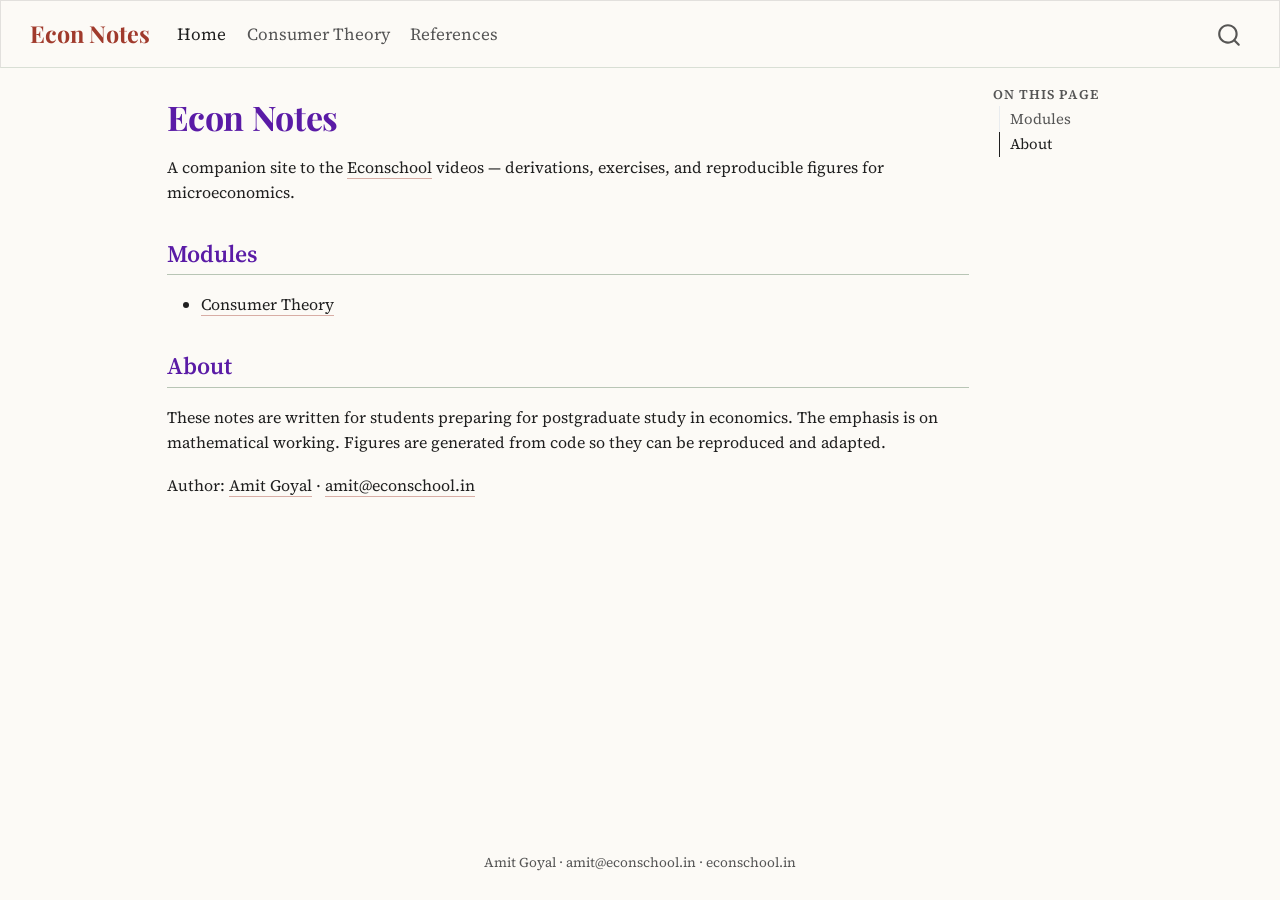
<file: index.html>
<!DOCTYPE html>
<html xmlns="http://www.w3.org/1999/xhtml" lang="en" xml:lang="en"><head>

<meta charset="utf-8">
<meta name="generator" content="quarto-1.9.38">

<meta name="viewport" content="width=device-width, initial-scale=1.0, user-scalable=yes">


<title>Econ Notes</title>
<style>
/* Default styles provided by pandoc.
** See https://pandoc.org/MANUAL.html#variables-for-html for config info.
*/
code{white-space: pre-wrap;}
span.smallcaps{font-variant: small-caps;}
div.columns{display: flex; gap: min(4vw, 1.5em);}
div.column{flex: auto; overflow-x: auto;}
div.hanging-indent{margin-left: 1.5em; text-indent: -1.5em;}
ul.task-list{list-style: none;}
ul.task-list li input[type="checkbox"] {
  width: 0.8em;
  margin: 0 0.8em 0.2em -1em; /* quarto-specific, see https://github.com/quarto-dev/quarto-cli/issues/4556 */ 
  vertical-align: middle;
}
</style>


<script src="site_libs/quarto-nav/quarto-nav.js"></script>
<script src="site_libs/quarto-nav/headroom.min.js"></script>
<script src="site_libs/clipboard/clipboard.min.js"></script>
<script src="site_libs/quarto-search/autocomplete.umd.js"></script>
<script src="site_libs/quarto-search/fuse.min.js"></script>
<script src="site_libs/quarto-search/quarto-search.js"></script>
<meta name="quarto:offset" content="./">
<script src="site_libs/quarto-html/quarto.js" type="module"></script>
<script src="site_libs/quarto-html/tabsets/tabsets.js" type="module"></script>
<script src="site_libs/quarto-html/popper.min.js"></script>
<script src="site_libs/quarto-html/tippy.umd.min.js"></script>
<script src="site_libs/quarto-html/anchor.min.js"></script>
<link href="site_libs/quarto-html/tippy.css" rel="stylesheet">
<link href="site_libs/quarto-html/quarto-syntax-highlighting-15634bcf2e68342d4ad2dfa704d543f6.css" rel="stylesheet" id="quarto-text-highlighting-styles">
<script src="site_libs/bootstrap/bootstrap.min.js"></script>
<link href="site_libs/bootstrap/bootstrap-icons.css" rel="stylesheet">
<link href="site_libs/bootstrap/bootstrap-31d64d2ca770d405833e03220436c256.min.css" rel="stylesheet" append-hash="true" id="quarto-bootstrap" data-mode="light">
<script id="quarto-search-options" type="application/json">{
  "location": "navbar",
  "copy-button": false,
  "collapse-after": 3,
  "panel-placement": "end",
  "type": "overlay",
  "limit": 50,
  "keyboard-shortcut": [
    "f",
    "/",
    "s"
  ],
  "show-item-context": false,
  "language": {
    "search-no-results-text": "No results",
    "search-matching-documents-text": "matching documents",
    "search-copy-link-title": "Copy link to search",
    "search-hide-matches-text": "Hide additional matches",
    "search-more-match-text": "more match in this document",
    "search-more-matches-text": "more matches in this document",
    "search-clear-button-title": "Clear",
    "search-text-placeholder": "",
    "search-detached-cancel-button-title": "Cancel",
    "search-submit-button-title": "Submit",
    "search-label": "Search"
  }
}</script>
<link rel="preconnect" href="https://fonts.googleapis.com">
<link rel="preconnect" href="https://fonts.gstatic.com" crossorigin="">
<link href="https://fonts.googleapis.com/css2?family=Playfair+Display:wght@400;700&amp;family=Source+Serif+4:wght@400;600&amp;family=JetBrains+Mono:wght@400&amp;display=swap" rel="stylesheet">


<link rel="stylesheet" href="styles.css">
</head>

<body class="nav-fixed quarto-light">

<div id="quarto-search-results"></div>
  <header id="quarto-header" class="headroom fixed-top">
    <nav class="navbar navbar-expand-lg " data-bs-theme="dark">
      <div class="navbar-container container-fluid">
      <div class="navbar-brand-container mx-auto">
    <a class="navbar-brand" href="./index.html">
    <span class="navbar-title">Econ Notes</span>
    </a>
  </div>
            <div id="quarto-search" class="" title="Search"></div>
          <button class="navbar-toggler" type="button" data-bs-toggle="collapse" data-bs-target="#navbarCollapse" aria-controls="navbarCollapse" role="menu" aria-expanded="false" aria-label="Toggle navigation" onclick="if (window.quartoToggleHeadroom) { window.quartoToggleHeadroom(); }">
  <span class="navbar-toggler-icon"></span>
</button>
          <div class="collapse navbar-collapse" id="navbarCollapse">
            <ul class="navbar-nav navbar-nav-scroll me-auto">
  <li class="nav-item">
    <a class="nav-link active" href="./index.html" aria-current="page"> 
<span class="menu-text">Home</span></a>
  </li>  
  <li class="nav-item">
    <a class="nav-link" href="./consumer-theory/index.html"> 
<span class="menu-text">Consumer Theory</span></a>
  </li>  
  <li class="nav-item">
    <a class="nav-link" href="./references.html"> 
<span class="menu-text">References</span></a>
  </li>  
</ul>
          </div> <!-- /navcollapse -->
            <div class="quarto-navbar-tools">
</div>
      </div> <!-- /container-fluid -->
    </nav>
</header>
<!-- content -->
<div id="quarto-content" class="quarto-container page-columns page-rows-contents page-layout-article page-navbar">
<!-- sidebar -->
<!-- margin-sidebar -->
    <div id="quarto-margin-sidebar" class="sidebar margin-sidebar">
        <nav id="TOC" role="doc-toc" class="toc-active">
    <h2 id="toc-title">On this page</h2>
   
  <ul>
  <li><a href="#modules" id="toc-modules" class="nav-link active" data-scroll-target="#modules">Modules</a></li>
  <li><a href="#about" id="toc-about" class="nav-link" data-scroll-target="#about">About</a></li>
  </ul>
</nav>
    </div>
<!-- main -->
<main class="content" id="quarto-document-content">

<header id="title-block-header" class="quarto-title-block default">
<div class="quarto-title">
<h1 class="title">Econ Notes</h1>
</div>



<div class="quarto-title-meta">

    
  
    
  </div>
  


</header>


<p>A companion site to the <a href="https://econschool.in">Econschool</a> videos — derivations, exercises, and reproducible figures for microeconomics.</p>
<section id="modules" class="level2">
<h2 class="anchored" data-anchor-id="modules">Modules</h2>
<ul>
<li><a href="./consumer-theory/index.html">Consumer Theory</a></li>
</ul>
</section>
<section id="about" class="level2">
<h2 class="anchored" data-anchor-id="about">About</h2>
<p>These notes are written for students preparing for postgraduate study in economics. The emphasis is on mathematical working. Figures are generated from code so they can be reproduced and adapted.</p>
<p>Author: <a href="https://econschool.in">Amit Goyal</a> · <a href="mailto:amit@econschool.in" class="email">amit@econschool.in</a></p>


</section>

</main> <!-- /main -->
<script id="quarto-html-after-body" type="application/javascript">
  window.document.addEventListener("DOMContentLoaded", function (event) {
    const icon = "";
    const anchorJS = new window.AnchorJS();
    anchorJS.options = {
      placement: 'right',
      icon: icon
    };
    anchorJS.add('.anchored');
    const isCodeAnnotation = (el) => {
      for (const clz of el.classList) {
        if (clz.startsWith('code-annotation-')) {                     
          return true;
        }
      }
      return false;
    }
    const onCopySuccess = function(e) {
      // button target
      const button = e.trigger;
      // don't keep focus
      button.blur();
      // flash "checked"
      button.classList.add('code-copy-button-checked');
      var currentTitle = button.getAttribute("title");
      button.setAttribute("title", "Copied!");
      let tooltip;
      if (window.bootstrap) {
        button.setAttribute("data-bs-toggle", "tooltip");
        button.setAttribute("data-bs-placement", "left");
        button.setAttribute("data-bs-title", "Copied!");
        tooltip = new bootstrap.Tooltip(button, 
          { trigger: "manual", 
            customClass: "code-copy-button-tooltip",
            offset: [0, -8]});
        tooltip.show();    
      }
      setTimeout(function() {
        if (tooltip) {
          tooltip.hide();
          button.removeAttribute("data-bs-title");
          button.removeAttribute("data-bs-toggle");
          button.removeAttribute("data-bs-placement");
        }
        button.setAttribute("title", currentTitle);
        button.classList.remove('code-copy-button-checked');
      }, 1000);
      // clear code selection
      e.clearSelection();
    }
    const getTextToCopy = function(trigger) {
      const outerScaffold = trigger.parentElement.cloneNode(true);
      const codeEl = outerScaffold.querySelector('code');
      for (const childEl of codeEl.children) {
        if (isCodeAnnotation(childEl)) {
          childEl.remove();
        }
      }
      return codeEl.innerText;
    }
    const clipboard = new window.ClipboardJS('.code-copy-button:not([data-in-quarto-modal])', {
      text: getTextToCopy
    });
    clipboard.on('success', onCopySuccess);
    if (window.document.getElementById('quarto-embedded-source-code-modal')) {
      const clipboardModal = new window.ClipboardJS('.code-copy-button[data-in-quarto-modal]', {
        text: getTextToCopy,
        container: window.document.getElementById('quarto-embedded-source-code-modal')
      });
      clipboardModal.on('success', onCopySuccess);
    }
      var localhostRegex = new RegExp(/^(?:http|https):\/\/localhost\:?[0-9]*\//);
      var mailtoRegex = new RegExp(/^mailto:/);
        var filterRegex = new RegExp("https:\/\/amitkumargoyal\.github\.io\/econ-notes\/");
      var isInternal = (href) => {
          return filterRegex.test(href) || localhostRegex.test(href) || mailtoRegex.test(href);
      }
      // Inspect non-navigation links and adorn them if external
     var links = window.document.querySelectorAll('a[href]:not(.nav-link):not(.navbar-brand):not(.toc-action):not(.sidebar-link):not(.sidebar-item-toggle):not(.pagination-link):not(.no-external):not([aria-hidden]):not(.dropdown-item):not(.quarto-navigation-tool):not(.about-link)');
      for (var i=0; i<links.length; i++) {
        const link = links[i];
        if (!isInternal(link.href)) {
          // undo the damage that might have been done by quarto-nav.js in the case of
          // links that we want to consider external
          if (link.dataset.originalHref !== undefined) {
            link.href = link.dataset.originalHref;
          }
        }
      }
    function tippyHover(el, contentFn, onTriggerFn, onUntriggerFn) {
      const config = {
        allowHTML: true,
        maxWidth: 500,
        delay: 100,
        arrow: false,
        appendTo: function(el) {
            return el.parentElement;
        },
        interactive: true,
        interactiveBorder: 10,
        theme: 'quarto',
        placement: 'bottom-start',
      };
      if (contentFn) {
        config.content = contentFn;
      }
      if (onTriggerFn) {
        config.onTrigger = onTriggerFn;
      }
      if (onUntriggerFn) {
        config.onUntrigger = onUntriggerFn;
      }
      window.tippy(el, config); 
    }
    const noterefs = window.document.querySelectorAll('a[role="doc-noteref"]');
    for (var i=0; i<noterefs.length; i++) {
      const ref = noterefs[i];
      tippyHover(ref, function() {
        // use id or data attribute instead here
        let href = ref.getAttribute('data-footnote-href') || ref.getAttribute('href');
        try { href = new URL(href).hash; } catch {}
        const id = href.replace(/^#\/?/, "");
        const note = window.document.getElementById(id);
        if (note) {
          return note.innerHTML;
        } else {
          return "";
        }
      });
    }
    const xrefs = window.document.querySelectorAll('a.quarto-xref');
    const processXRef = (id, note) => {
      // Strip column container classes
      const stripColumnClz = (el) => {
        el.classList.remove("page-full", "page-columns");
        if (el.children) {
          for (const child of el.children) {
            stripColumnClz(child);
          }
        }
      }
      stripColumnClz(note)
      if (id === null || id.startsWith('sec-')) {
        // Special case sections, only their first couple elements
        const container = document.createElement("div");
        if (note.children && note.children.length > 2) {
          container.appendChild(note.children[0].cloneNode(true));
          for (let i = 1; i < note.children.length; i++) {
            const child = note.children[i];
            if (child.tagName === "P" && child.innerText === "") {
              continue;
            } else {
              container.appendChild(child.cloneNode(true));
              break;
            }
          }
          if (window.Quarto?.typesetMath) {
            window.Quarto.typesetMath(container);
          }
          return container.innerHTML
        } else {
          if (window.Quarto?.typesetMath) {
            window.Quarto.typesetMath(note);
          }
          return note.innerHTML;
        }
      } else {
        // Remove any anchor links if they are present
        const anchorLink = note.querySelector('a.anchorjs-link');
        if (anchorLink) {
          anchorLink.remove();
        }
        if (window.Quarto?.typesetMath) {
          window.Quarto.typesetMath(note);
        }
        if (note.classList.contains("callout")) {
          return note.outerHTML;
        } else {
          return note.innerHTML;
        }
      }
    }
    for (var i=0; i<xrefs.length; i++) {
      const xref = xrefs[i];
      tippyHover(xref, undefined, function(instance) {
        instance.disable();
        let url = xref.getAttribute('href');
        let hash = undefined; 
        if (url.startsWith('#')) {
          hash = url;
        } else {
          try { hash = new URL(url).hash; } catch {}
        }
        if (hash) {
          const id = hash.replace(/^#\/?/, "");
          const note = window.document.getElementById(id);
          if (note !== null) {
            try {
              const html = processXRef(id, note.cloneNode(true));
              instance.setContent(html);
            } finally {
              instance.enable();
              instance.show();
            }
          } else {
            // See if we can fetch this
            fetch(url.split('#')[0])
            .then(res => res.text())
            .then(html => {
              const parser = new DOMParser();
              const htmlDoc = parser.parseFromString(html, "text/html");
              const note = htmlDoc.getElementById(id);
              if (note !== null) {
                const html = processXRef(id, note);
                instance.setContent(html);
              } 
            }).finally(() => {
              instance.enable();
              instance.show();
            });
          }
        } else {
          // See if we can fetch a full url (with no hash to target)
          // This is a special case and we should probably do some content thinning / targeting
          fetch(url)
          .then(res => res.text())
          .then(html => {
            const parser = new DOMParser();
            const htmlDoc = parser.parseFromString(html, "text/html");
            const note = htmlDoc.querySelector('main.content');
            if (note !== null) {
              // This should only happen for chapter cross references
              // (since there is no id in the URL)
              // remove the first header
              if (note.children.length > 0 && note.children[0].tagName === "HEADER") {
                note.children[0].remove();
              }
              const html = processXRef(null, note);
              instance.setContent(html);
            } 
          }).finally(() => {
            instance.enable();
            instance.show();
          });
        }
      }, function(instance) {
      });
    }
        let selectedAnnoteEl;
        const selectorForAnnotation = ( cell, annotation) => {
          let cellAttr = 'data-code-cell="' + cell + '"';
          let lineAttr = 'data-code-annotation="' +  annotation + '"';
          const selector = 'span[' + cellAttr + '][' + lineAttr + ']';
          return selector;
        }
        const selectCodeLines = (annoteEl) => {
          const doc = window.document;
          const targetCell = annoteEl.getAttribute("data-target-cell");
          const targetAnnotation = annoteEl.getAttribute("data-target-annotation");
          const annoteSpan = window.document.querySelector(selectorForAnnotation(targetCell, targetAnnotation));
          const lines = annoteSpan.getAttribute("data-code-lines").split(",");
          const lineIds = lines.map((line) => {
            return targetCell + "-" + line;
          })
          let top = null;
          let height = null;
          let parent = null;
          if (lineIds.length > 0) {
              //compute the position of the single el (top and bottom and make a div)
              const el = window.document.getElementById(lineIds[0]);
              top = el.offsetTop;
              height = el.offsetHeight;
              parent = el.parentElement.parentElement;
            if (lineIds.length > 1) {
              const lastEl = window.document.getElementById(lineIds[lineIds.length - 1]);
              const bottom = lastEl.offsetTop + lastEl.offsetHeight;
              height = bottom - top;
            }
            if (top !== null && height !== null && parent !== null) {
              // cook up a div (if necessary) and position it 
              let div = window.document.getElementById("code-annotation-line-highlight");
              if (div === null) {
                div = window.document.createElement("div");
                div.setAttribute("id", "code-annotation-line-highlight");
                div.style.position = 'absolute';
                parent.appendChild(div);
              }
              div.style.top = top - 2 + "px";
              div.style.height = height + 4 + "px";
              div.style.left = 0;
              let gutterDiv = window.document.getElementById("code-annotation-line-highlight-gutter");
              if (gutterDiv === null) {
                gutterDiv = window.document.createElement("div");
                gutterDiv.setAttribute("id", "code-annotation-line-highlight-gutter");
                gutterDiv.style.position = 'absolute';
                const codeCell = window.document.getElementById(targetCell);
                const gutter = codeCell.querySelector('.code-annotation-gutter');
                gutter.appendChild(gutterDiv);
              }
              gutterDiv.style.top = top - 2 + "px";
              gutterDiv.style.height = height + 4 + "px";
            }
            selectedAnnoteEl = annoteEl;
          }
        };
        const unselectCodeLines = () => {
          const elementsIds = ["code-annotation-line-highlight", "code-annotation-line-highlight-gutter"];
          elementsIds.forEach((elId) => {
            const div = window.document.getElementById(elId);
            if (div) {
              div.remove();
            }
          });
          selectedAnnoteEl = undefined;
        };
          // Handle positioning of the toggle
      window.addEventListener(
        "resize",
        throttle(() => {
          elRect = undefined;
          if (selectedAnnoteEl) {
            selectCodeLines(selectedAnnoteEl);
          }
        }, 10)
      );
      function throttle(fn, ms) {
      let throttle = false;
      let timer;
        return (...args) => {
          if(!throttle) { // first call gets through
              fn.apply(this, args);
              throttle = true;
          } else { // all the others get throttled
              if(timer) clearTimeout(timer); // cancel #2
              timer = setTimeout(() => {
                fn.apply(this, args);
                timer = throttle = false;
              }, ms);
          }
        };
      }
        // Attach click handler to the DT
        const annoteDls = window.document.querySelectorAll('dt[data-target-cell]');
        for (const annoteDlNode of annoteDls) {
          annoteDlNode.addEventListener('click', (event) => {
            const clickedEl = event.target;
            if (clickedEl !== selectedAnnoteEl) {
              unselectCodeLines();
              const activeEl = window.document.querySelector('dt[data-target-cell].code-annotation-active');
              if (activeEl) {
                activeEl.classList.remove('code-annotation-active');
              }
              selectCodeLines(clickedEl);
              clickedEl.classList.add('code-annotation-active');
            } else {
              // Unselect the line
              unselectCodeLines();
              clickedEl.classList.remove('code-annotation-active');
            }
          });
        }
    const findCites = (el) => {
      const parentEl = el.parentElement;
      if (parentEl) {
        const cites = parentEl.dataset.cites;
        if (cites) {
          return {
            el,
            cites: cites.split(' ')
          };
        } else {
          return findCites(el.parentElement)
        }
      } else {
        return undefined;
      }
    };
    var bibliorefs = window.document.querySelectorAll('a[role="doc-biblioref"]');
    for (var i=0; i<bibliorefs.length; i++) {
      const ref = bibliorefs[i];
      const citeInfo = findCites(ref);
      if (citeInfo) {
        tippyHover(citeInfo.el, function() {
          var popup = window.document.createElement('div');
          citeInfo.cites.forEach(function(cite) {
            var citeDiv = window.document.createElement('div');
            citeDiv.classList.add('hanging-indent');
            citeDiv.classList.add('csl-entry');
            var biblioDiv = window.document.getElementById('ref-' + cite);
            if (biblioDiv) {
              citeDiv.innerHTML = biblioDiv.innerHTML;
            }
            popup.appendChild(citeDiv);
          });
          return popup.innerHTML;
        });
      }
    }
  });
  </script>
</div> <!-- /content -->
<footer class="footer">
  <div class="nav-footer">
    <div class="nav-footer-left">
      &nbsp;
    </div>   
    <div class="nav-footer-center">
<p><a href="https://econschool.in">Amit Goyal</a> · <a href="mailto:amit@econschool.in" class="email">amit@econschool.in</a> · <a href="https://econschool.in">econschool.in</a></p>
</div>
    <div class="nav-footer-right">
      &nbsp;
    </div>
  </div>
</footer>




</body></html>
</file>
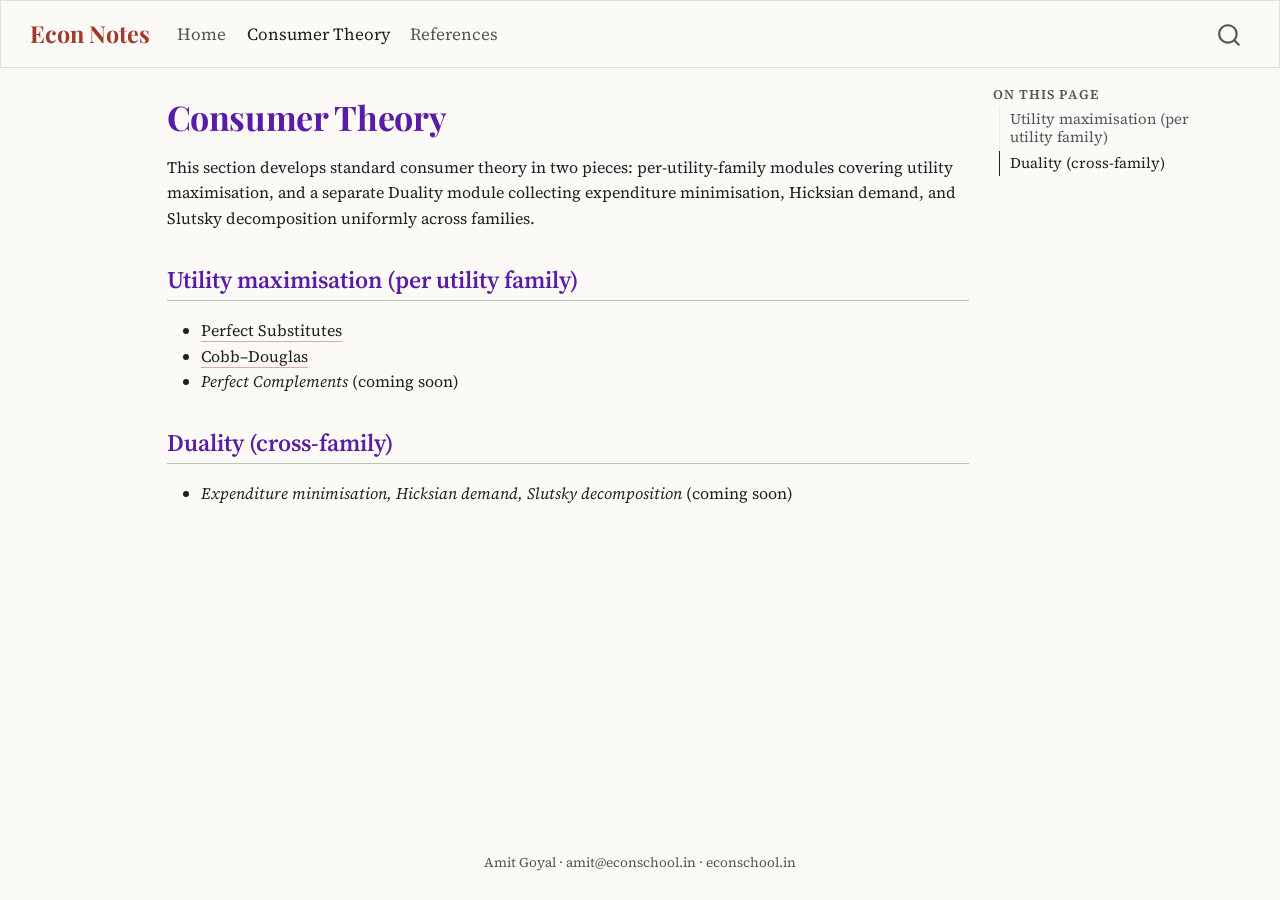
<file: consumer-theory/index.html>
<!DOCTYPE html>
<html xmlns="http://www.w3.org/1999/xhtml" lang="en" xml:lang="en"><head>

<meta charset="utf-8">
<meta name="generator" content="quarto-1.9.38">

<meta name="viewport" content="width=device-width, initial-scale=1.0, user-scalable=yes">


<title>Consumer Theory – Econ Notes</title>
<style>
/* Default styles provided by pandoc.
** See https://pandoc.org/MANUAL.html#variables-for-html for config info.
*/
code{white-space: pre-wrap;}
span.smallcaps{font-variant: small-caps;}
div.columns{display: flex; gap: min(4vw, 1.5em);}
div.column{flex: auto; overflow-x: auto;}
div.hanging-indent{margin-left: 1.5em; text-indent: -1.5em;}
ul.task-list{list-style: none;}
ul.task-list li input[type="checkbox"] {
  width: 0.8em;
  margin: 0 0.8em 0.2em -1em; /* quarto-specific, see https://github.com/quarto-dev/quarto-cli/issues/4556 */ 
  vertical-align: middle;
}
</style>


<script src="../site_libs/quarto-nav/quarto-nav.js"></script>
<script src="../site_libs/quarto-nav/headroom.min.js"></script>
<script src="../site_libs/clipboard/clipboard.min.js"></script>
<script src="../site_libs/quarto-search/autocomplete.umd.js"></script>
<script src="../site_libs/quarto-search/fuse.min.js"></script>
<script src="../site_libs/quarto-search/quarto-search.js"></script>
<meta name="quarto:offset" content="../">
<script src="../site_libs/quarto-html/quarto.js" type="module"></script>
<script src="../site_libs/quarto-html/tabsets/tabsets.js" type="module"></script>
<script src="../site_libs/quarto-html/popper.min.js"></script>
<script src="../site_libs/quarto-html/tippy.umd.min.js"></script>
<script src="../site_libs/quarto-html/anchor.min.js"></script>
<link href="../site_libs/quarto-html/tippy.css" rel="stylesheet">
<link href="../site_libs/quarto-html/quarto-syntax-highlighting-15634bcf2e68342d4ad2dfa704d543f6.css" rel="stylesheet" id="quarto-text-highlighting-styles">
<script src="../site_libs/bootstrap/bootstrap.min.js"></script>
<link href="../site_libs/bootstrap/bootstrap-icons.css" rel="stylesheet">
<link href="../site_libs/bootstrap/bootstrap-31d64d2ca770d405833e03220436c256.min.css" rel="stylesheet" append-hash="true" id="quarto-bootstrap" data-mode="light">
<script id="quarto-search-options" type="application/json">{
  "location": "navbar",
  "copy-button": false,
  "collapse-after": 3,
  "panel-placement": "end",
  "type": "overlay",
  "limit": 50,
  "keyboard-shortcut": [
    "f",
    "/",
    "s"
  ],
  "show-item-context": false,
  "language": {
    "search-no-results-text": "No results",
    "search-matching-documents-text": "matching documents",
    "search-copy-link-title": "Copy link to search",
    "search-hide-matches-text": "Hide additional matches",
    "search-more-match-text": "more match in this document",
    "search-more-matches-text": "more matches in this document",
    "search-clear-button-title": "Clear",
    "search-text-placeholder": "",
    "search-detached-cancel-button-title": "Cancel",
    "search-submit-button-title": "Submit",
    "search-label": "Search"
  }
}</script>
<link rel="preconnect" href="https://fonts.googleapis.com">
<link rel="preconnect" href="https://fonts.gstatic.com" crossorigin="">
<link href="https://fonts.googleapis.com/css2?family=Playfair+Display:wght@400;700&amp;family=Source+Serif+4:wght@400;600&amp;family=JetBrains+Mono:wght@400&amp;display=swap" rel="stylesheet">


<link rel="stylesheet" href="../styles.css">
</head>

<body class="nav-fixed quarto-light">

<div id="quarto-search-results"></div>
  <header id="quarto-header" class="headroom fixed-top">
    <nav class="navbar navbar-expand-lg " data-bs-theme="dark">
      <div class="navbar-container container-fluid">
      <div class="navbar-brand-container mx-auto">
    <a class="navbar-brand" href="../index.html">
    <span class="navbar-title">Econ Notes</span>
    </a>
  </div>
            <div id="quarto-search" class="" title="Search"></div>
          <button class="navbar-toggler" type="button" data-bs-toggle="collapse" data-bs-target="#navbarCollapse" aria-controls="navbarCollapse" role="menu" aria-expanded="false" aria-label="Toggle navigation" onclick="if (window.quartoToggleHeadroom) { window.quartoToggleHeadroom(); }">
  <span class="navbar-toggler-icon"></span>
</button>
          <div class="collapse navbar-collapse" id="navbarCollapse">
            <ul class="navbar-nav navbar-nav-scroll me-auto">
  <li class="nav-item">
    <a class="nav-link" href="../index.html"> 
<span class="menu-text">Home</span></a>
  </li>  
  <li class="nav-item">
    <a class="nav-link active" href="../consumer-theory/index.html" aria-current="page"> 
<span class="menu-text">Consumer Theory</span></a>
  </li>  
  <li class="nav-item">
    <a class="nav-link" href="../references.html"> 
<span class="menu-text">References</span></a>
  </li>  
</ul>
          </div> <!-- /navcollapse -->
            <div class="quarto-navbar-tools">
</div>
      </div> <!-- /container-fluid -->
    </nav>
</header>
<!-- content -->
<div id="quarto-content" class="quarto-container page-columns page-rows-contents page-layout-article page-navbar">
<!-- sidebar -->
<!-- margin-sidebar -->
    <div id="quarto-margin-sidebar" class="sidebar margin-sidebar">
        <nav id="TOC" role="doc-toc" class="toc-active">
    <h2 id="toc-title">On this page</h2>
   
  <ul>
  <li><a href="#utility-maximisation-per-utility-family" id="toc-utility-maximisation-per-utility-family" class="nav-link active" data-scroll-target="#utility-maximisation-per-utility-family">Utility maximisation (per utility family)</a></li>
  <li><a href="#duality-cross-family" id="toc-duality-cross-family" class="nav-link" data-scroll-target="#duality-cross-family">Duality (cross-family)</a></li>
  </ul>
</nav>
    </div>
<!-- main -->
<main class="content" id="quarto-document-content">

<header id="title-block-header" class="quarto-title-block default">
<div class="quarto-title">
<h1 class="title">Consumer Theory</h1>
</div>



<div class="quarto-title-meta">

    
  
    
  </div>
  


</header>


<p>This section develops standard consumer theory in two pieces: per-utility-family modules covering utility maximisation, and a separate Duality module collecting expenditure minimisation, Hicksian demand, and Slutsky decomposition uniformly across families.</p>
<section id="utility-maximisation-per-utility-family" class="level2">
<h2 class="anchored" data-anchor-id="utility-maximisation-per-utility-family">Utility maximisation (per utility family)</h2>
<ul>
<li><a href="../consumer-theory/perfect-substitutes.html">Perfect Substitutes</a></li>
<li><a href="../consumer-theory/cobb-douglas.html">Cobb–Douglas</a></li>
<li><em>Perfect Complements</em> (coming soon)</li>
</ul>
</section>
<section id="duality-cross-family" class="level2">
<h2 class="anchored" data-anchor-id="duality-cross-family">Duality (cross-family)</h2>
<ul>
<li><em>Expenditure minimisation, Hicksian demand, Slutsky decomposition</em> (coming soon)</li>
</ul>


</section>

</main> <!-- /main -->
<script id="quarto-html-after-body" type="application/javascript">
  window.document.addEventListener("DOMContentLoaded", function (event) {
    const icon = "";
    const anchorJS = new window.AnchorJS();
    anchorJS.options = {
      placement: 'right',
      icon: icon
    };
    anchorJS.add('.anchored');
    const isCodeAnnotation = (el) => {
      for (const clz of el.classList) {
        if (clz.startsWith('code-annotation-')) {                     
          return true;
        }
      }
      return false;
    }
    const onCopySuccess = function(e) {
      // button target
      const button = e.trigger;
      // don't keep focus
      button.blur();
      // flash "checked"
      button.classList.add('code-copy-button-checked');
      var currentTitle = button.getAttribute("title");
      button.setAttribute("title", "Copied!");
      let tooltip;
      if (window.bootstrap) {
        button.setAttribute("data-bs-toggle", "tooltip");
        button.setAttribute("data-bs-placement", "left");
        button.setAttribute("data-bs-title", "Copied!");
        tooltip = new bootstrap.Tooltip(button, 
          { trigger: "manual", 
            customClass: "code-copy-button-tooltip",
            offset: [0, -8]});
        tooltip.show();    
      }
      setTimeout(function() {
        if (tooltip) {
          tooltip.hide();
          button.removeAttribute("data-bs-title");
          button.removeAttribute("data-bs-toggle");
          button.removeAttribute("data-bs-placement");
        }
        button.setAttribute("title", currentTitle);
        button.classList.remove('code-copy-button-checked');
      }, 1000);
      // clear code selection
      e.clearSelection();
    }
    const getTextToCopy = function(trigger) {
      const outerScaffold = trigger.parentElement.cloneNode(true);
      const codeEl = outerScaffold.querySelector('code');
      for (const childEl of codeEl.children) {
        if (isCodeAnnotation(childEl)) {
          childEl.remove();
        }
      }
      return codeEl.innerText;
    }
    const clipboard = new window.ClipboardJS('.code-copy-button:not([data-in-quarto-modal])', {
      text: getTextToCopy
    });
    clipboard.on('success', onCopySuccess);
    if (window.document.getElementById('quarto-embedded-source-code-modal')) {
      const clipboardModal = new window.ClipboardJS('.code-copy-button[data-in-quarto-modal]', {
        text: getTextToCopy,
        container: window.document.getElementById('quarto-embedded-source-code-modal')
      });
      clipboardModal.on('success', onCopySuccess);
    }
      var localhostRegex = new RegExp(/^(?:http|https):\/\/localhost\:?[0-9]*\//);
      var mailtoRegex = new RegExp(/^mailto:/);
        var filterRegex = new RegExp("https:\/\/amitkumargoyal\.github\.io\/econ-notes\/");
      var isInternal = (href) => {
          return filterRegex.test(href) || localhostRegex.test(href) || mailtoRegex.test(href);
      }
      // Inspect non-navigation links and adorn them if external
     var links = window.document.querySelectorAll('a[href]:not(.nav-link):not(.navbar-brand):not(.toc-action):not(.sidebar-link):not(.sidebar-item-toggle):not(.pagination-link):not(.no-external):not([aria-hidden]):not(.dropdown-item):not(.quarto-navigation-tool):not(.about-link)');
      for (var i=0; i<links.length; i++) {
        const link = links[i];
        if (!isInternal(link.href)) {
          // undo the damage that might have been done by quarto-nav.js in the case of
          // links that we want to consider external
          if (link.dataset.originalHref !== undefined) {
            link.href = link.dataset.originalHref;
          }
        }
      }
    function tippyHover(el, contentFn, onTriggerFn, onUntriggerFn) {
      const config = {
        allowHTML: true,
        maxWidth: 500,
        delay: 100,
        arrow: false,
        appendTo: function(el) {
            return el.parentElement;
        },
        interactive: true,
        interactiveBorder: 10,
        theme: 'quarto',
        placement: 'bottom-start',
      };
      if (contentFn) {
        config.content = contentFn;
      }
      if (onTriggerFn) {
        config.onTrigger = onTriggerFn;
      }
      if (onUntriggerFn) {
        config.onUntrigger = onUntriggerFn;
      }
      window.tippy(el, config); 
    }
    const noterefs = window.document.querySelectorAll('a[role="doc-noteref"]');
    for (var i=0; i<noterefs.length; i++) {
      const ref = noterefs[i];
      tippyHover(ref, function() {
        // use id or data attribute instead here
        let href = ref.getAttribute('data-footnote-href') || ref.getAttribute('href');
        try { href = new URL(href).hash; } catch {}
        const id = href.replace(/^#\/?/, "");
        const note = window.document.getElementById(id);
        if (note) {
          return note.innerHTML;
        } else {
          return "";
        }
      });
    }
    const xrefs = window.document.querySelectorAll('a.quarto-xref');
    const processXRef = (id, note) => {
      // Strip column container classes
      const stripColumnClz = (el) => {
        el.classList.remove("page-full", "page-columns");
        if (el.children) {
          for (const child of el.children) {
            stripColumnClz(child);
          }
        }
      }
      stripColumnClz(note)
      if (id === null || id.startsWith('sec-')) {
        // Special case sections, only their first couple elements
        const container = document.createElement("div");
        if (note.children && note.children.length > 2) {
          container.appendChild(note.children[0].cloneNode(true));
          for (let i = 1; i < note.children.length; i++) {
            const child = note.children[i];
            if (child.tagName === "P" && child.innerText === "") {
              continue;
            } else {
              container.appendChild(child.cloneNode(true));
              break;
            }
          }
          if (window.Quarto?.typesetMath) {
            window.Quarto.typesetMath(container);
          }
          return container.innerHTML
        } else {
          if (window.Quarto?.typesetMath) {
            window.Quarto.typesetMath(note);
          }
          return note.innerHTML;
        }
      } else {
        // Remove any anchor links if they are present
        const anchorLink = note.querySelector('a.anchorjs-link');
        if (anchorLink) {
          anchorLink.remove();
        }
        if (window.Quarto?.typesetMath) {
          window.Quarto.typesetMath(note);
        }
        if (note.classList.contains("callout")) {
          return note.outerHTML;
        } else {
          return note.innerHTML;
        }
      }
    }
    for (var i=0; i<xrefs.length; i++) {
      const xref = xrefs[i];
      tippyHover(xref, undefined, function(instance) {
        instance.disable();
        let url = xref.getAttribute('href');
        let hash = undefined; 
        if (url.startsWith('#')) {
          hash = url;
        } else {
          try { hash = new URL(url).hash; } catch {}
        }
        if (hash) {
          const id = hash.replace(/^#\/?/, "");
          const note = window.document.getElementById(id);
          if (note !== null) {
            try {
              const html = processXRef(id, note.cloneNode(true));
              instance.setContent(html);
            } finally {
              instance.enable();
              instance.show();
            }
          } else {
            // See if we can fetch this
            fetch(url.split('#')[0])
            .then(res => res.text())
            .then(html => {
              const parser = new DOMParser();
              const htmlDoc = parser.parseFromString(html, "text/html");
              const note = htmlDoc.getElementById(id);
              if (note !== null) {
                const html = processXRef(id, note);
                instance.setContent(html);
              } 
            }).finally(() => {
              instance.enable();
              instance.show();
            });
          }
        } else {
          // See if we can fetch a full url (with no hash to target)
          // This is a special case and we should probably do some content thinning / targeting
          fetch(url)
          .then(res => res.text())
          .then(html => {
            const parser = new DOMParser();
            const htmlDoc = parser.parseFromString(html, "text/html");
            const note = htmlDoc.querySelector('main.content');
            if (note !== null) {
              // This should only happen for chapter cross references
              // (since there is no id in the URL)
              // remove the first header
              if (note.children.length > 0 && note.children[0].tagName === "HEADER") {
                note.children[0].remove();
              }
              const html = processXRef(null, note);
              instance.setContent(html);
            } 
          }).finally(() => {
            instance.enable();
            instance.show();
          });
        }
      }, function(instance) {
      });
    }
        let selectedAnnoteEl;
        const selectorForAnnotation = ( cell, annotation) => {
          let cellAttr = 'data-code-cell="' + cell + '"';
          let lineAttr = 'data-code-annotation="' +  annotation + '"';
          const selector = 'span[' + cellAttr + '][' + lineAttr + ']';
          return selector;
        }
        const selectCodeLines = (annoteEl) => {
          const doc = window.document;
          const targetCell = annoteEl.getAttribute("data-target-cell");
          const targetAnnotation = annoteEl.getAttribute("data-target-annotation");
          const annoteSpan = window.document.querySelector(selectorForAnnotation(targetCell, targetAnnotation));
          const lines = annoteSpan.getAttribute("data-code-lines").split(",");
          const lineIds = lines.map((line) => {
            return targetCell + "-" + line;
          })
          let top = null;
          let height = null;
          let parent = null;
          if (lineIds.length > 0) {
              //compute the position of the single el (top and bottom and make a div)
              const el = window.document.getElementById(lineIds[0]);
              top = el.offsetTop;
              height = el.offsetHeight;
              parent = el.parentElement.parentElement;
            if (lineIds.length > 1) {
              const lastEl = window.document.getElementById(lineIds[lineIds.length - 1]);
              const bottom = lastEl.offsetTop + lastEl.offsetHeight;
              height = bottom - top;
            }
            if (top !== null && height !== null && parent !== null) {
              // cook up a div (if necessary) and position it 
              let div = window.document.getElementById("code-annotation-line-highlight");
              if (div === null) {
                div = window.document.createElement("div");
                div.setAttribute("id", "code-annotation-line-highlight");
                div.style.position = 'absolute';
                parent.appendChild(div);
              }
              div.style.top = top - 2 + "px";
              div.style.height = height + 4 + "px";
              div.style.left = 0;
              let gutterDiv = window.document.getElementById("code-annotation-line-highlight-gutter");
              if (gutterDiv === null) {
                gutterDiv = window.document.createElement("div");
                gutterDiv.setAttribute("id", "code-annotation-line-highlight-gutter");
                gutterDiv.style.position = 'absolute';
                const codeCell = window.document.getElementById(targetCell);
                const gutter = codeCell.querySelector('.code-annotation-gutter');
                gutter.appendChild(gutterDiv);
              }
              gutterDiv.style.top = top - 2 + "px";
              gutterDiv.style.height = height + 4 + "px";
            }
            selectedAnnoteEl = annoteEl;
          }
        };
        const unselectCodeLines = () => {
          const elementsIds = ["code-annotation-line-highlight", "code-annotation-line-highlight-gutter"];
          elementsIds.forEach((elId) => {
            const div = window.document.getElementById(elId);
            if (div) {
              div.remove();
            }
          });
          selectedAnnoteEl = undefined;
        };
          // Handle positioning of the toggle
      window.addEventListener(
        "resize",
        throttle(() => {
          elRect = undefined;
          if (selectedAnnoteEl) {
            selectCodeLines(selectedAnnoteEl);
          }
        }, 10)
      );
      function throttle(fn, ms) {
      let throttle = false;
      let timer;
        return (...args) => {
          if(!throttle) { // first call gets through
              fn.apply(this, args);
              throttle = true;
          } else { // all the others get throttled
              if(timer) clearTimeout(timer); // cancel #2
              timer = setTimeout(() => {
                fn.apply(this, args);
                timer = throttle = false;
              }, ms);
          }
        };
      }
        // Attach click handler to the DT
        const annoteDls = window.document.querySelectorAll('dt[data-target-cell]');
        for (const annoteDlNode of annoteDls) {
          annoteDlNode.addEventListener('click', (event) => {
            const clickedEl = event.target;
            if (clickedEl !== selectedAnnoteEl) {
              unselectCodeLines();
              const activeEl = window.document.querySelector('dt[data-target-cell].code-annotation-active');
              if (activeEl) {
                activeEl.classList.remove('code-annotation-active');
              }
              selectCodeLines(clickedEl);
              clickedEl.classList.add('code-annotation-active');
            } else {
              // Unselect the line
              unselectCodeLines();
              clickedEl.classList.remove('code-annotation-active');
            }
          });
        }
    const findCites = (el) => {
      const parentEl = el.parentElement;
      if (parentEl) {
        const cites = parentEl.dataset.cites;
        if (cites) {
          return {
            el,
            cites: cites.split(' ')
          };
        } else {
          return findCites(el.parentElement)
        }
      } else {
        return undefined;
      }
    };
    var bibliorefs = window.document.querySelectorAll('a[role="doc-biblioref"]');
    for (var i=0; i<bibliorefs.length; i++) {
      const ref = bibliorefs[i];
      const citeInfo = findCites(ref);
      if (citeInfo) {
        tippyHover(citeInfo.el, function() {
          var popup = window.document.createElement('div');
          citeInfo.cites.forEach(function(cite) {
            var citeDiv = window.document.createElement('div');
            citeDiv.classList.add('hanging-indent');
            citeDiv.classList.add('csl-entry');
            var biblioDiv = window.document.getElementById('ref-' + cite);
            if (biblioDiv) {
              citeDiv.innerHTML = biblioDiv.innerHTML;
            }
            popup.appendChild(citeDiv);
          });
          return popup.innerHTML;
        });
      }
    }
  });
  </script>
</div> <!-- /content -->
<footer class="footer">
  <div class="nav-footer">
    <div class="nav-footer-left">
      &nbsp;
    </div>   
    <div class="nav-footer-center">
<p><a href="https://econschool.in">Amit Goyal</a> · <a href="mailto:amit@econschool.in" class="email">amit@econschool.in</a> · <a href="https://econschool.in">econschool.in</a></p>
</div>
    <div class="nav-footer-right">
      &nbsp;
    </div>
  </div>
</footer>




</body></html>
</file>
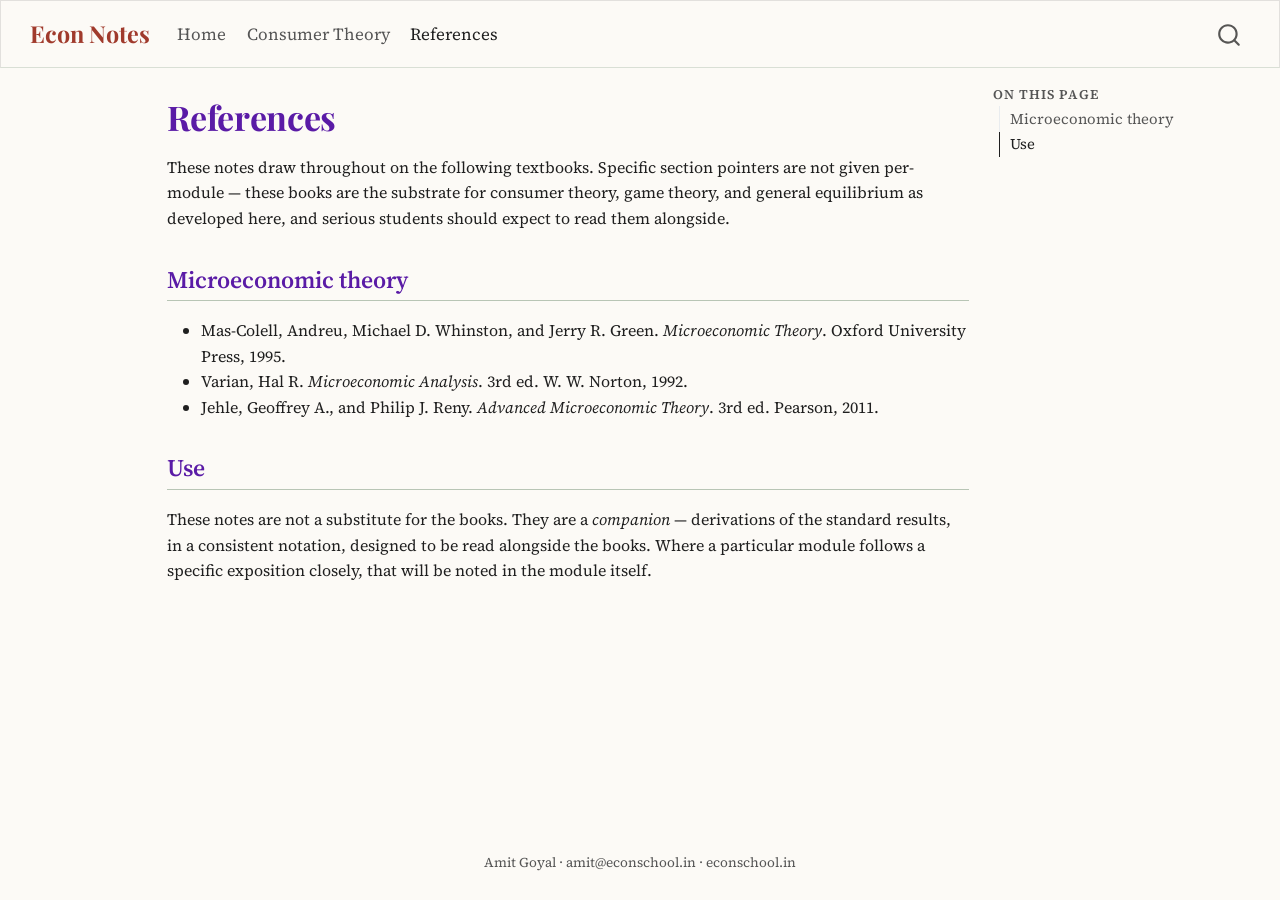
<file: references.html>
<!DOCTYPE html>
<html xmlns="http://www.w3.org/1999/xhtml" lang="en" xml:lang="en"><head>

<meta charset="utf-8">
<meta name="generator" content="quarto-1.9.38">

<meta name="viewport" content="width=device-width, initial-scale=1.0, user-scalable=yes">


<title>References – Econ Notes</title>
<style>
/* Default styles provided by pandoc.
** See https://pandoc.org/MANUAL.html#variables-for-html for config info.
*/
code{white-space: pre-wrap;}
span.smallcaps{font-variant: small-caps;}
div.columns{display: flex; gap: min(4vw, 1.5em);}
div.column{flex: auto; overflow-x: auto;}
div.hanging-indent{margin-left: 1.5em; text-indent: -1.5em;}
ul.task-list{list-style: none;}
ul.task-list li input[type="checkbox"] {
  width: 0.8em;
  margin: 0 0.8em 0.2em -1em; /* quarto-specific, see https://github.com/quarto-dev/quarto-cli/issues/4556 */ 
  vertical-align: middle;
}
</style>


<script src="site_libs/quarto-nav/quarto-nav.js"></script>
<script src="site_libs/quarto-nav/headroom.min.js"></script>
<script src="site_libs/clipboard/clipboard.min.js"></script>
<script src="site_libs/quarto-search/autocomplete.umd.js"></script>
<script src="site_libs/quarto-search/fuse.min.js"></script>
<script src="site_libs/quarto-search/quarto-search.js"></script>
<meta name="quarto:offset" content="./">
<script src="site_libs/quarto-html/quarto.js" type="module"></script>
<script src="site_libs/quarto-html/tabsets/tabsets.js" type="module"></script>
<script src="site_libs/quarto-html/popper.min.js"></script>
<script src="site_libs/quarto-html/tippy.umd.min.js"></script>
<script src="site_libs/quarto-html/anchor.min.js"></script>
<link href="site_libs/quarto-html/tippy.css" rel="stylesheet">
<link href="site_libs/quarto-html/quarto-syntax-highlighting-15634bcf2e68342d4ad2dfa704d543f6.css" rel="stylesheet" id="quarto-text-highlighting-styles">
<script src="site_libs/bootstrap/bootstrap.min.js"></script>
<link href="site_libs/bootstrap/bootstrap-icons.css" rel="stylesheet">
<link href="site_libs/bootstrap/bootstrap-31d64d2ca770d405833e03220436c256.min.css" rel="stylesheet" append-hash="true" id="quarto-bootstrap" data-mode="light">
<script id="quarto-search-options" type="application/json">{
  "location": "navbar",
  "copy-button": false,
  "collapse-after": 3,
  "panel-placement": "end",
  "type": "overlay",
  "limit": 50,
  "keyboard-shortcut": [
    "f",
    "/",
    "s"
  ],
  "show-item-context": false,
  "language": {
    "search-no-results-text": "No results",
    "search-matching-documents-text": "matching documents",
    "search-copy-link-title": "Copy link to search",
    "search-hide-matches-text": "Hide additional matches",
    "search-more-match-text": "more match in this document",
    "search-more-matches-text": "more matches in this document",
    "search-clear-button-title": "Clear",
    "search-text-placeholder": "",
    "search-detached-cancel-button-title": "Cancel",
    "search-submit-button-title": "Submit",
    "search-label": "Search"
  }
}</script>
<link rel="preconnect" href="https://fonts.googleapis.com">
<link rel="preconnect" href="https://fonts.gstatic.com" crossorigin="">
<link href="https://fonts.googleapis.com/css2?family=Playfair+Display:wght@400;700&amp;family=Source+Serif+4:wght@400;600&amp;family=JetBrains+Mono:wght@400&amp;display=swap" rel="stylesheet">


<link rel="stylesheet" href="styles.css">
</head>

<body class="nav-fixed quarto-light">

<div id="quarto-search-results"></div>
  <header id="quarto-header" class="headroom fixed-top">
    <nav class="navbar navbar-expand-lg " data-bs-theme="dark">
      <div class="navbar-container container-fluid">
      <div class="navbar-brand-container mx-auto">
    <a class="navbar-brand" href="./index.html">
    <span class="navbar-title">Econ Notes</span>
    </a>
  </div>
            <div id="quarto-search" class="" title="Search"></div>
          <button class="navbar-toggler" type="button" data-bs-toggle="collapse" data-bs-target="#navbarCollapse" aria-controls="navbarCollapse" role="menu" aria-expanded="false" aria-label="Toggle navigation" onclick="if (window.quartoToggleHeadroom) { window.quartoToggleHeadroom(); }">
  <span class="navbar-toggler-icon"></span>
</button>
          <div class="collapse navbar-collapse" id="navbarCollapse">
            <ul class="navbar-nav navbar-nav-scroll me-auto">
  <li class="nav-item">
    <a class="nav-link" href="./index.html"> 
<span class="menu-text">Home</span></a>
  </li>  
  <li class="nav-item">
    <a class="nav-link" href="./consumer-theory/index.html"> 
<span class="menu-text">Consumer Theory</span></a>
  </li>  
  <li class="nav-item">
    <a class="nav-link active" href="./references.html" aria-current="page"> 
<span class="menu-text">References</span></a>
  </li>  
</ul>
          </div> <!-- /navcollapse -->
            <div class="quarto-navbar-tools">
</div>
      </div> <!-- /container-fluid -->
    </nav>
</header>
<!-- content -->
<div id="quarto-content" class="quarto-container page-columns page-rows-contents page-layout-article page-navbar">
<!-- sidebar -->
<!-- margin-sidebar -->
    <div id="quarto-margin-sidebar" class="sidebar margin-sidebar">
        <nav id="TOC" role="doc-toc" class="toc-active">
    <h2 id="toc-title">On this page</h2>
   
  <ul>
  <li><a href="#microeconomic-theory" id="toc-microeconomic-theory" class="nav-link active" data-scroll-target="#microeconomic-theory">Microeconomic theory</a></li>
  <li><a href="#use" id="toc-use" class="nav-link" data-scroll-target="#use">Use</a></li>
  </ul>
</nav>
    </div>
<!-- main -->
<main class="content" id="quarto-document-content">

<header id="title-block-header" class="quarto-title-block default">
<div class="quarto-title">
<h1 class="title">References</h1>
</div>



<div class="quarto-title-meta">

    
  
    
  </div>
  


</header>


<p>These notes draw throughout on the following textbooks. Specific section pointers are not given per-module — these books are the substrate for consumer theory, game theory, and general equilibrium as developed here, and serious students should expect to read them alongside.</p>
<section id="microeconomic-theory" class="level2">
<h2 class="anchored" data-anchor-id="microeconomic-theory">Microeconomic theory</h2>
<ul>
<li>Mas-Colell, Andreu, Michael D. Whinston, and Jerry R. Green. <em>Microeconomic Theory</em>. Oxford University Press, 1995.</li>
<li>Varian, Hal R. <em>Microeconomic Analysis</em>. 3rd ed.&nbsp;W. W. Norton, 1992.</li>
<li>Jehle, Geoffrey A., and Philip J. Reny. <em>Advanced Microeconomic Theory</em>. 3rd ed.&nbsp;Pearson, 2011.</li>
</ul>
</section>
<section id="use" class="level2">
<h2 class="anchored" data-anchor-id="use">Use</h2>
<p>These notes are not a substitute for the books. They are a <em>companion</em> — derivations of the standard results, in a consistent notation, designed to be read alongside the books. Where a particular module follows a specific exposition closely, that will be noted in the module itself.</p>


</section>

</main> <!-- /main -->
<script id="quarto-html-after-body" type="application/javascript">
  window.document.addEventListener("DOMContentLoaded", function (event) {
    const icon = "";
    const anchorJS = new window.AnchorJS();
    anchorJS.options = {
      placement: 'right',
      icon: icon
    };
    anchorJS.add('.anchored');
    const isCodeAnnotation = (el) => {
      for (const clz of el.classList) {
        if (clz.startsWith('code-annotation-')) {                     
          return true;
        }
      }
      return false;
    }
    const onCopySuccess = function(e) {
      // button target
      const button = e.trigger;
      // don't keep focus
      button.blur();
      // flash "checked"
      button.classList.add('code-copy-button-checked');
      var currentTitle = button.getAttribute("title");
      button.setAttribute("title", "Copied!");
      let tooltip;
      if (window.bootstrap) {
        button.setAttribute("data-bs-toggle", "tooltip");
        button.setAttribute("data-bs-placement", "left");
        button.setAttribute("data-bs-title", "Copied!");
        tooltip = new bootstrap.Tooltip(button, 
          { trigger: "manual", 
            customClass: "code-copy-button-tooltip",
            offset: [0, -8]});
        tooltip.show();    
      }
      setTimeout(function() {
        if (tooltip) {
          tooltip.hide();
          button.removeAttribute("data-bs-title");
          button.removeAttribute("data-bs-toggle");
          button.removeAttribute("data-bs-placement");
        }
        button.setAttribute("title", currentTitle);
        button.classList.remove('code-copy-button-checked');
      }, 1000);
      // clear code selection
      e.clearSelection();
    }
    const getTextToCopy = function(trigger) {
      const outerScaffold = trigger.parentElement.cloneNode(true);
      const codeEl = outerScaffold.querySelector('code');
      for (const childEl of codeEl.children) {
        if (isCodeAnnotation(childEl)) {
          childEl.remove();
        }
      }
      return codeEl.innerText;
    }
    const clipboard = new window.ClipboardJS('.code-copy-button:not([data-in-quarto-modal])', {
      text: getTextToCopy
    });
    clipboard.on('success', onCopySuccess);
    if (window.document.getElementById('quarto-embedded-source-code-modal')) {
      const clipboardModal = new window.ClipboardJS('.code-copy-button[data-in-quarto-modal]', {
        text: getTextToCopy,
        container: window.document.getElementById('quarto-embedded-source-code-modal')
      });
      clipboardModal.on('success', onCopySuccess);
    }
      var localhostRegex = new RegExp(/^(?:http|https):\/\/localhost\:?[0-9]*\//);
      var mailtoRegex = new RegExp(/^mailto:/);
        var filterRegex = new RegExp("https:\/\/amitkumargoyal\.github\.io\/econ-notes\/");
      var isInternal = (href) => {
          return filterRegex.test(href) || localhostRegex.test(href) || mailtoRegex.test(href);
      }
      // Inspect non-navigation links and adorn them if external
     var links = window.document.querySelectorAll('a[href]:not(.nav-link):not(.navbar-brand):not(.toc-action):not(.sidebar-link):not(.sidebar-item-toggle):not(.pagination-link):not(.no-external):not([aria-hidden]):not(.dropdown-item):not(.quarto-navigation-tool):not(.about-link)');
      for (var i=0; i<links.length; i++) {
        const link = links[i];
        if (!isInternal(link.href)) {
          // undo the damage that might have been done by quarto-nav.js in the case of
          // links that we want to consider external
          if (link.dataset.originalHref !== undefined) {
            link.href = link.dataset.originalHref;
          }
        }
      }
    function tippyHover(el, contentFn, onTriggerFn, onUntriggerFn) {
      const config = {
        allowHTML: true,
        maxWidth: 500,
        delay: 100,
        arrow: false,
        appendTo: function(el) {
            return el.parentElement;
        },
        interactive: true,
        interactiveBorder: 10,
        theme: 'quarto',
        placement: 'bottom-start',
      };
      if (contentFn) {
        config.content = contentFn;
      }
      if (onTriggerFn) {
        config.onTrigger = onTriggerFn;
      }
      if (onUntriggerFn) {
        config.onUntrigger = onUntriggerFn;
      }
      window.tippy(el, config); 
    }
    const noterefs = window.document.querySelectorAll('a[role="doc-noteref"]');
    for (var i=0; i<noterefs.length; i++) {
      const ref = noterefs[i];
      tippyHover(ref, function() {
        // use id or data attribute instead here
        let href = ref.getAttribute('data-footnote-href') || ref.getAttribute('href');
        try { href = new URL(href).hash; } catch {}
        const id = href.replace(/^#\/?/, "");
        const note = window.document.getElementById(id);
        if (note) {
          return note.innerHTML;
        } else {
          return "";
        }
      });
    }
    const xrefs = window.document.querySelectorAll('a.quarto-xref');
    const processXRef = (id, note) => {
      // Strip column container classes
      const stripColumnClz = (el) => {
        el.classList.remove("page-full", "page-columns");
        if (el.children) {
          for (const child of el.children) {
            stripColumnClz(child);
          }
        }
      }
      stripColumnClz(note)
      if (id === null || id.startsWith('sec-')) {
        // Special case sections, only their first couple elements
        const container = document.createElement("div");
        if (note.children && note.children.length > 2) {
          container.appendChild(note.children[0].cloneNode(true));
          for (let i = 1; i < note.children.length; i++) {
            const child = note.children[i];
            if (child.tagName === "P" && child.innerText === "") {
              continue;
            } else {
              container.appendChild(child.cloneNode(true));
              break;
            }
          }
          if (window.Quarto?.typesetMath) {
            window.Quarto.typesetMath(container);
          }
          return container.innerHTML
        } else {
          if (window.Quarto?.typesetMath) {
            window.Quarto.typesetMath(note);
          }
          return note.innerHTML;
        }
      } else {
        // Remove any anchor links if they are present
        const anchorLink = note.querySelector('a.anchorjs-link');
        if (anchorLink) {
          anchorLink.remove();
        }
        if (window.Quarto?.typesetMath) {
          window.Quarto.typesetMath(note);
        }
        if (note.classList.contains("callout")) {
          return note.outerHTML;
        } else {
          return note.innerHTML;
        }
      }
    }
    for (var i=0; i<xrefs.length; i++) {
      const xref = xrefs[i];
      tippyHover(xref, undefined, function(instance) {
        instance.disable();
        let url = xref.getAttribute('href');
        let hash = undefined; 
        if (url.startsWith('#')) {
          hash = url;
        } else {
          try { hash = new URL(url).hash; } catch {}
        }
        if (hash) {
          const id = hash.replace(/^#\/?/, "");
          const note = window.document.getElementById(id);
          if (note !== null) {
            try {
              const html = processXRef(id, note.cloneNode(true));
              instance.setContent(html);
            } finally {
              instance.enable();
              instance.show();
            }
          } else {
            // See if we can fetch this
            fetch(url.split('#')[0])
            .then(res => res.text())
            .then(html => {
              const parser = new DOMParser();
              const htmlDoc = parser.parseFromString(html, "text/html");
              const note = htmlDoc.getElementById(id);
              if (note !== null) {
                const html = processXRef(id, note);
                instance.setContent(html);
              } 
            }).finally(() => {
              instance.enable();
              instance.show();
            });
          }
        } else {
          // See if we can fetch a full url (with no hash to target)
          // This is a special case and we should probably do some content thinning / targeting
          fetch(url)
          .then(res => res.text())
          .then(html => {
            const parser = new DOMParser();
            const htmlDoc = parser.parseFromString(html, "text/html");
            const note = htmlDoc.querySelector('main.content');
            if (note !== null) {
              // This should only happen for chapter cross references
              // (since there is no id in the URL)
              // remove the first header
              if (note.children.length > 0 && note.children[0].tagName === "HEADER") {
                note.children[0].remove();
              }
              const html = processXRef(null, note);
              instance.setContent(html);
            } 
          }).finally(() => {
            instance.enable();
            instance.show();
          });
        }
      }, function(instance) {
      });
    }
        let selectedAnnoteEl;
        const selectorForAnnotation = ( cell, annotation) => {
          let cellAttr = 'data-code-cell="' + cell + '"';
          let lineAttr = 'data-code-annotation="' +  annotation + '"';
          const selector = 'span[' + cellAttr + '][' + lineAttr + ']';
          return selector;
        }
        const selectCodeLines = (annoteEl) => {
          const doc = window.document;
          const targetCell = annoteEl.getAttribute("data-target-cell");
          const targetAnnotation = annoteEl.getAttribute("data-target-annotation");
          const annoteSpan = window.document.querySelector(selectorForAnnotation(targetCell, targetAnnotation));
          const lines = annoteSpan.getAttribute("data-code-lines").split(",");
          const lineIds = lines.map((line) => {
            return targetCell + "-" + line;
          })
          let top = null;
          let height = null;
          let parent = null;
          if (lineIds.length > 0) {
              //compute the position of the single el (top and bottom and make a div)
              const el = window.document.getElementById(lineIds[0]);
              top = el.offsetTop;
              height = el.offsetHeight;
              parent = el.parentElement.parentElement;
            if (lineIds.length > 1) {
              const lastEl = window.document.getElementById(lineIds[lineIds.length - 1]);
              const bottom = lastEl.offsetTop + lastEl.offsetHeight;
              height = bottom - top;
            }
            if (top !== null && height !== null && parent !== null) {
              // cook up a div (if necessary) and position it 
              let div = window.document.getElementById("code-annotation-line-highlight");
              if (div === null) {
                div = window.document.createElement("div");
                div.setAttribute("id", "code-annotation-line-highlight");
                div.style.position = 'absolute';
                parent.appendChild(div);
              }
              div.style.top = top - 2 + "px";
              div.style.height = height + 4 + "px";
              div.style.left = 0;
              let gutterDiv = window.document.getElementById("code-annotation-line-highlight-gutter");
              if (gutterDiv === null) {
                gutterDiv = window.document.createElement("div");
                gutterDiv.setAttribute("id", "code-annotation-line-highlight-gutter");
                gutterDiv.style.position = 'absolute';
                const codeCell = window.document.getElementById(targetCell);
                const gutter = codeCell.querySelector('.code-annotation-gutter');
                gutter.appendChild(gutterDiv);
              }
              gutterDiv.style.top = top - 2 + "px";
              gutterDiv.style.height = height + 4 + "px";
            }
            selectedAnnoteEl = annoteEl;
          }
        };
        const unselectCodeLines = () => {
          const elementsIds = ["code-annotation-line-highlight", "code-annotation-line-highlight-gutter"];
          elementsIds.forEach((elId) => {
            const div = window.document.getElementById(elId);
            if (div) {
              div.remove();
            }
          });
          selectedAnnoteEl = undefined;
        };
          // Handle positioning of the toggle
      window.addEventListener(
        "resize",
        throttle(() => {
          elRect = undefined;
          if (selectedAnnoteEl) {
            selectCodeLines(selectedAnnoteEl);
          }
        }, 10)
      );
      function throttle(fn, ms) {
      let throttle = false;
      let timer;
        return (...args) => {
          if(!throttle) { // first call gets through
              fn.apply(this, args);
              throttle = true;
          } else { // all the others get throttled
              if(timer) clearTimeout(timer); // cancel #2
              timer = setTimeout(() => {
                fn.apply(this, args);
                timer = throttle = false;
              }, ms);
          }
        };
      }
        // Attach click handler to the DT
        const annoteDls = window.document.querySelectorAll('dt[data-target-cell]');
        for (const annoteDlNode of annoteDls) {
          annoteDlNode.addEventListener('click', (event) => {
            const clickedEl = event.target;
            if (clickedEl !== selectedAnnoteEl) {
              unselectCodeLines();
              const activeEl = window.document.querySelector('dt[data-target-cell].code-annotation-active');
              if (activeEl) {
                activeEl.classList.remove('code-annotation-active');
              }
              selectCodeLines(clickedEl);
              clickedEl.classList.add('code-annotation-active');
            } else {
              // Unselect the line
              unselectCodeLines();
              clickedEl.classList.remove('code-annotation-active');
            }
          });
        }
    const findCites = (el) => {
      const parentEl = el.parentElement;
      if (parentEl) {
        const cites = parentEl.dataset.cites;
        if (cites) {
          return {
            el,
            cites: cites.split(' ')
          };
        } else {
          return findCites(el.parentElement)
        }
      } else {
        return undefined;
      }
    };
    var bibliorefs = window.document.querySelectorAll('a[role="doc-biblioref"]');
    for (var i=0; i<bibliorefs.length; i++) {
      const ref = bibliorefs[i];
      const citeInfo = findCites(ref);
      if (citeInfo) {
        tippyHover(citeInfo.el, function() {
          var popup = window.document.createElement('div');
          citeInfo.cites.forEach(function(cite) {
            var citeDiv = window.document.createElement('div');
            citeDiv.classList.add('hanging-indent');
            citeDiv.classList.add('csl-entry');
            var biblioDiv = window.document.getElementById('ref-' + cite);
            if (biblioDiv) {
              citeDiv.innerHTML = biblioDiv.innerHTML;
            }
            popup.appendChild(citeDiv);
          });
          return popup.innerHTML;
        });
      }
    }
  });
  </script>
</div> <!-- /content -->
<footer class="footer">
  <div class="nav-footer">
    <div class="nav-footer-left">
      &nbsp;
    </div>   
    <div class="nav-footer-center">
<p><a href="https://econschool.in">Amit Goyal</a> · <a href="mailto:amit@econschool.in" class="email">amit@econschool.in</a> · <a href="https://econschool.in">econschool.in</a></p>
</div>
    <div class="nav-footer-right">
      &nbsp;
    </div>
  </div>
</footer>




</body></html>
</file>
<file: site_libs/quarto-html/tippy.css>
.tippy-box[data-animation=fade][data-state=hidden]{opacity:0}[data-tippy-root]{max-width:calc(100vw - 10px)}.tippy-box{position:relative;background-color:#333;color:#fff;border-radius:4px;font-size:14px;line-height:1.4;white-space:normal;outline:0;transition-property:transform,visibility,opacity}.tippy-box[data-placement^=top]>.tippy-arrow{bottom:0}.tippy-box[data-placement^=top]>.tippy-arrow:before{bottom:-7px;left:0;border-width:8px 8px 0;border-top-color:initial;transform-origin:center top}.tippy-box[data-placement^=bottom]>.tippy-arrow{top:0}.tippy-box[data-placement^=bottom]>.tippy-arrow:before{top:-7px;left:0;border-width:0 8px 8px;border-bottom-color:initial;transform-origin:center bottom}.tippy-box[data-placement^=left]>.tippy-arrow{right:0}.tippy-box[data-placement^=left]>.tippy-arrow:before{border-width:8px 0 8px 8px;border-left-color:initial;right:-7px;transform-origin:center left}.tippy-box[data-placement^=right]>.tippy-arrow{left:0}.tippy-box[data-placement^=right]>.tippy-arrow:before{left:-7px;border-width:8px 8px 8px 0;border-right-color:initial;transform-origin:center right}.tippy-box[data-inertia][data-state=visible]{transition-timing-function:cubic-bezier(.54,1.5,.38,1.11)}.tippy-arrow{width:16px;height:16px;color:#333}.tippy-arrow:before{content:"";position:absolute;border-color:transparent;border-style:solid}.tippy-content{position:relative;padding:5px 9px;z-index:1}
</file>
<file: site_libs/quarto-html/quarto-syntax-highlighting-15634bcf2e68342d4ad2dfa704d543f6.css>
/* quarto syntax highlight colors */
:root {
  --quarto-hl-ot-color: #003B4F;
  --quarto-hl-at-color: #657422;
  --quarto-hl-ss-color: #20794D;
  --quarto-hl-an-color: #5E5E5E;
  --quarto-hl-fu-color: #4758AB;
  --quarto-hl-st-color: #20794D;
  --quarto-hl-cf-color: #003B4F;
  --quarto-hl-op-color: #5E5E5E;
  --quarto-hl-er-color: #AD0000;
  --quarto-hl-bn-color: #AD0000;
  --quarto-hl-al-color: #AD0000;
  --quarto-hl-va-color: #111111;
  --quarto-hl-bu-color: inherit;
  --quarto-hl-ex-color: inherit;
  --quarto-hl-pp-color: #AD0000;
  --quarto-hl-in-color: #5E5E5E;
  --quarto-hl-vs-color: #20794D;
  --quarto-hl-wa-color: #5E5E5E;
  --quarto-hl-do-color: #5E5E5E;
  --quarto-hl-im-color: #00769E;
  --quarto-hl-ch-color: #20794D;
  --quarto-hl-dt-color: #AD0000;
  --quarto-hl-fl-color: #AD0000;
  --quarto-hl-co-color: #5E5E5E;
  --quarto-hl-cv-color: #5E5E5E;
  --quarto-hl-cn-color: #8f5902;
  --quarto-hl-sc-color: #5E5E5E;
  --quarto-hl-dv-color: #AD0000;
  --quarto-hl-kw-color: #003B4F;
}

/* other quarto variables */
:root {
  --quarto-font-monospace: SFMono-Regular, Menlo, Monaco, Consolas, "Liberation Mono", "Courier New", monospace;
}

/* syntax highlight based on Pandoc's rules */
pre > code.sourceCode > span {
  color: #003B4F;
}

code.sourceCode > span {
  color: #003B4F;
}

div.sourceCode,
div.sourceCode pre.sourceCode {
  color: #003B4F;
}

/* Normal */
code span {
  color: #003B4F;
}

/* Alert */
code span.al {
  color: #AD0000;
  font-style: inherit;
}

/* Annotation */
code span.an {
  color: #5E5E5E;
  font-style: inherit;
}

/* Attribute */
code span.at {
  color: #657422;
  font-style: inherit;
}

/* BaseN */
code span.bn {
  color: #AD0000;
  font-style: inherit;
}

/* BuiltIn */
code span.bu {
  font-style: inherit;
}

/* ControlFlow */
code span.cf {
  color: #003B4F;
  font-weight: bold;
  font-style: inherit;
}

/* Char */
code span.ch {
  color: #20794D;
  font-style: inherit;
}

/* Constant */
code span.cn {
  color: #8f5902;
  font-style: inherit;
}

/* Comment */
code span.co {
  color: #5E5E5E;
  font-style: inherit;
}

/* CommentVar */
code span.cv {
  color: #5E5E5E;
  font-style: italic;
}

/* Documentation */
code span.do {
  color: #5E5E5E;
  font-style: italic;
}

/* DataType */
code span.dt {
  color: #AD0000;
  font-style: inherit;
}

/* DecVal */
code span.dv {
  color: #AD0000;
  font-style: inherit;
}

/* Error */
code span.er {
  color: #AD0000;
  font-style: inherit;
}

/* Extension */
code span.ex {
  font-style: inherit;
}

/* Float */
code span.fl {
  color: #AD0000;
  font-style: inherit;
}

/* Function */
code span.fu {
  color: #4758AB;
  font-style: inherit;
}

/* Import */
code span.im {
  color: #00769E;
  font-style: inherit;
}

/* Information */
code span.in {
  color: #5E5E5E;
  font-style: inherit;
}

/* Keyword */
code span.kw {
  color: #003B4F;
  font-weight: bold;
  font-style: inherit;
}

/* Operator */
code span.op {
  color: #5E5E5E;
  font-style: inherit;
}

/* Other */
code span.ot {
  color: #003B4F;
  font-style: inherit;
}

/* Preprocessor */
code span.pp {
  color: #AD0000;
  font-style: inherit;
}

/* SpecialChar */
code span.sc {
  color: #5E5E5E;
  font-style: inherit;
}

/* SpecialString */
code span.ss {
  color: #20794D;
  font-style: inherit;
}

/* String */
code span.st {
  color: #20794D;
  font-style: inherit;
}

/* Variable */
code span.va {
  color: #111111;
  font-style: inherit;
}

/* VerbatimString */
code span.vs {
  color: #20794D;
  font-style: inherit;
}

/* Warning */
code span.wa {
  color: #5E5E5E;
  font-style: italic;
}

.prevent-inlining {
  content: "</";
}

/*# sourceMappingURL=f23921c56f73e400b49028c9186a1aa0.css.map */
</file>
<file: styles.css>
/* Econschool brand — restrained layer */

/* Body — slightly larger than browser default but not inflated */
body {
  font-size: 16px;
  line-height: 1.6;
}

/* H1 only gets the display face. H2+ stay in the body face, just in violet. */
h1, h1.title {
  font-family: "Playfair Display", Georgia, serif;
  font-weight: 700;
  font-size: 2rem;
  letter-spacing: -0.01em;
  margin-bottom: 1rem;
}

h2 {
  font-family: "Source Serif 4", Georgia, serif;
  font-weight: 600;
  font-size: 1.4rem;
  margin-top: 2rem;
  padding-bottom: 0.35rem;
  border-bottom: 1px solid #B8C5B5;
}

h3 {
  font-family: "Source Serif 4", Georgia, serif;
  font-weight: 600;
  font-size: 1.15rem;
  margin-top: 1.6rem;
}

h4, h5, h6 {
  font-family: "Source Serif 4", Georgia, serif;
  font-weight: 600;
  font-size: 1rem;
  margin-top: 1.4rem;
}

/* Body links — ink at rest, terracotta on hover. Stops the busy underline storm. */
.content a:not(.nav-link):not(.navbar-brand) {
  color: #1F1F1F;
  border-bottom: 1px solid rgba(160, 58, 44, 0.4);
  text-decoration: none;
  transition: color 0.15s, border-color 0.15s;
}

.content a:not(.nav-link):not(.navbar-brand):hover {
  color: #A03A2C;
  border-bottom-color: #A03A2C;
}

/* Math — keep MathJax at slightly above body for legibility */
.MathJax {
  font-size: 1.05em !important;
}

/* Code — readable mono, mild background */
pre, code {
  font-family: "JetBrains Mono", Consolas, "Courier New", monospace;
  font-size: 0.9em;
}

/* Navbar — minimal */
.navbar {
  border-bottom: 1px solid rgba(184, 197, 181, 0.5);
}

.navbar-brand {
  font-family: "Playfair Display", Georgia, serif;
  font-weight: 700;
  color: #A03A2C !important;
}

.navbar-brand:hover {
  color: #5A1BA6 !important;
}

.navbar .nav-link {
  font-family: "Source Serif 4", Georgia, serif;
  font-size: 1rem;
  color: #555555;
}

.navbar .nav-link:hover {
  color: #A03A2C;
}

/* TOC sidebar — quiet, secondary */
#TOC > h2,
.toc-title,
nav[role="doc-toc"] > h2 {
  font-family: "Source Serif 4", Georgia, serif !important;
  font-weight: 600 !important;
  font-size: 0.78rem !important;
  text-transform: uppercase !important;
  letter-spacing: 0.08em !important;
  color: #555555 !important;
  border-bottom: none !important;
  padding-bottom: 0 !important;
}

.sidebar nav a,
#TOC a {
  color: #555555;
  border-bottom: none;
}

.sidebar nav a:hover,
.sidebar nav a.active,
#TOC a:hover,
#TOC a.active {
  color: #A03A2C;
  border-bottom: none;
}

/* Page footer */
.page-footer {
  border-top: 1px solid #B8C5B5;
  padding-top: 1rem;
  font-size: 0.88rem;
  color: #555555;
}

/* Horizontal rules in body content — sage, with space */
hr {
  border: 0;
  border-top: 1px solid #B8C5B5;
  margin: 2rem 0;
}
</file>
